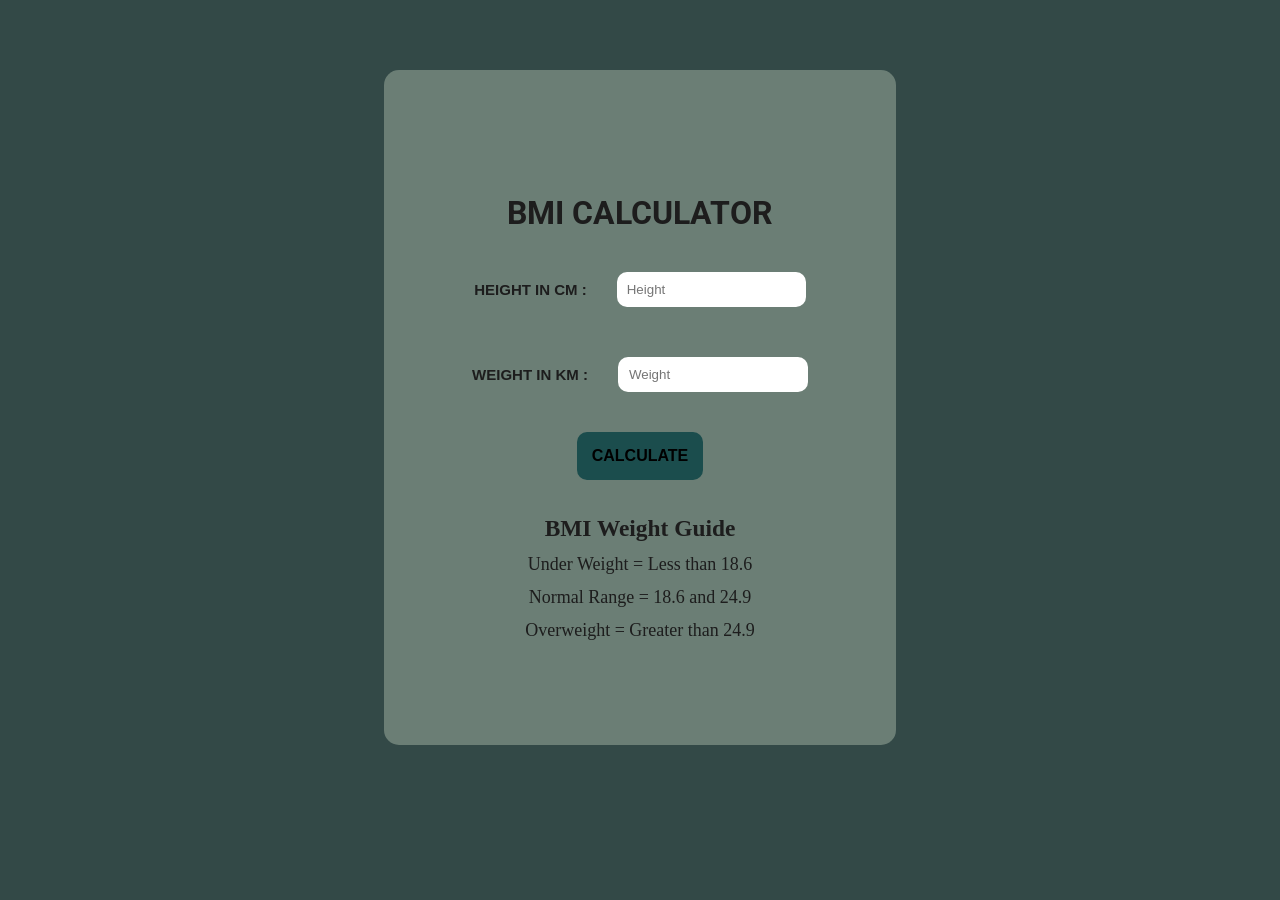
<file: BMI CALCULATOR PROJECT-04/index.html>
<!DOCTYPE html>
<html lang="en">
<head>
    <meta charset="UTF-8">
    <meta name="viewport" content="width=device-width, initial-scale=1.0">
    <title>BMI CALCULATOR</title>
    <link rel="stylesheet" href="style.css">
        <link rel="preconnect" href="https://fonts.googleapis.com">
<link rel="preconnect" href="https://fonts.gstatic.com" crossorigin>
<link href="https://fonts.googleapis.com/css2?family=Quicksand:wght@300..700&family=Roboto:ital,wght@0,100..900;1,100..900&display=swap" rel="stylesheet">
</head>
<body>
     
   
    <div id="container">
         <h1>BMI CALCULATOR</h1>
         
        <form action="">
            <p id="first"><label>Height in cm :</label><input type="text" id="height" placeholder="Height"></p>
            <p id="second"><label>Weight in km :</label><input type="text" id="weight" placeholder="Weight"></p>
            <div class="mid"><button id="Btn">Calculate</button></div>
            <div id="results"></div>
            <div id="guide">
                <h3>BMI Weight Guide</h3>
                <p class="bottom">Under Weight = Less than 18.6</p>
                <p class="bottom">Normal Range = 18.6 and 24.9</p>
                <p class="bottom">Overweight = Greater than 24.9</p>
            </div>
        </form>
    </div>

    <script src="script.js"></script>
</body>
</html>
</file>
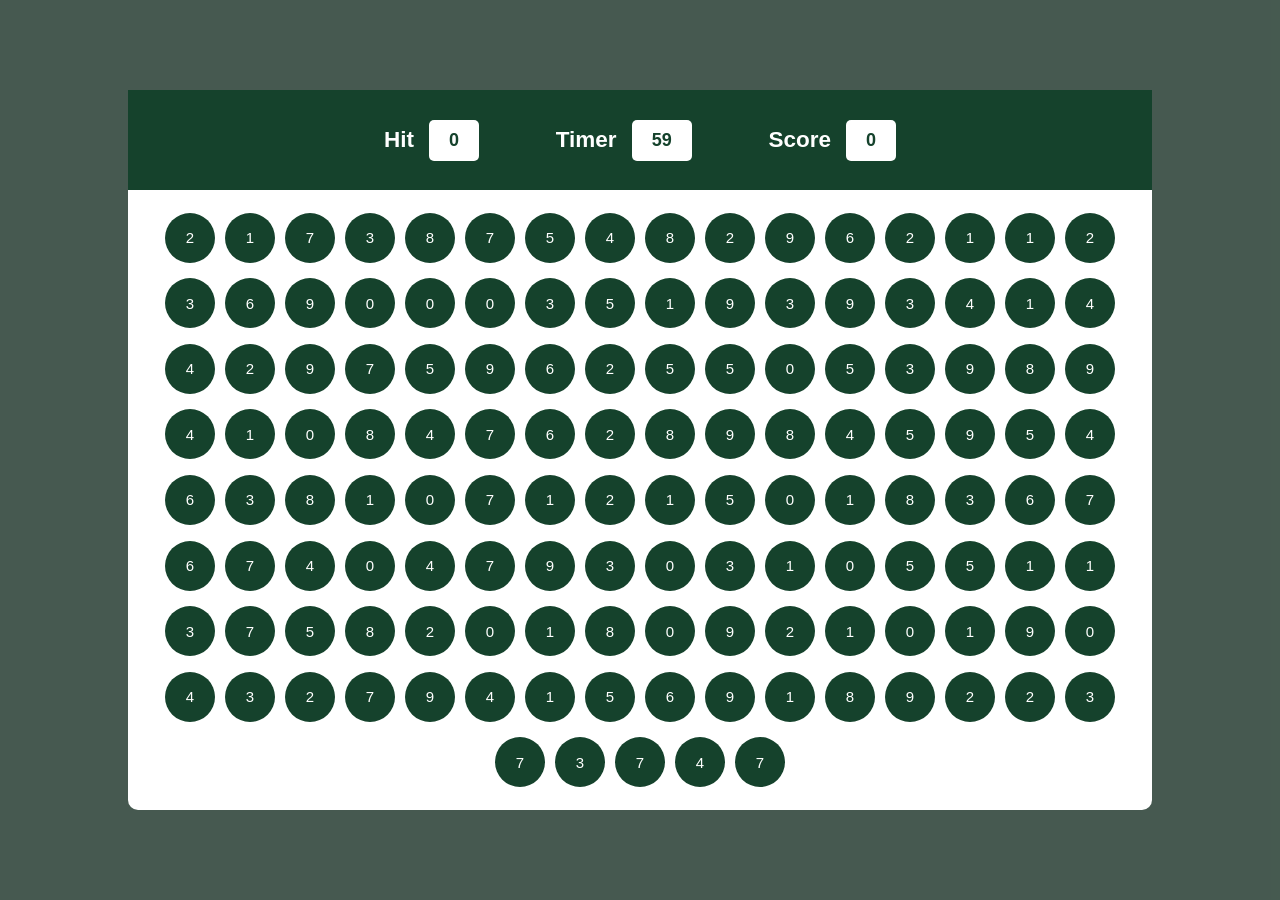
<file: BUBBLE GAME PROJECT-08/index.html>
<!DOCTYPE html>
<html lang="en">
<head>
    <meta charset="UTF-8">
    <meta name="viewport" content="width=device-width, initial-scale=1.0">
    <title>BUBBLE GAME</title>
    <link rel="stylesheet" href="style.css">
</head>
<body>
      <div id="main">
        <div id="panel">

            <div id="top-panel">
                <div class="elem">
                    <h2>Hit</h2>
                    <div class="box" id="hitval">0</div>
                    </div>
                <div class="elem">
                    <h2 >Timer</h2>
                    <div class="box" id="time">60</div>
                    </div>

                <div class="elem">
                    <h2>Score</h2>
                    <div class="box" id="scoreval">0</div>
                    </div>

            </div>
            <div id="bottom-panel">
                
            </div>
        </div>
      </div>

    <script src="script.js"></script>
</body>
</html>
</file>
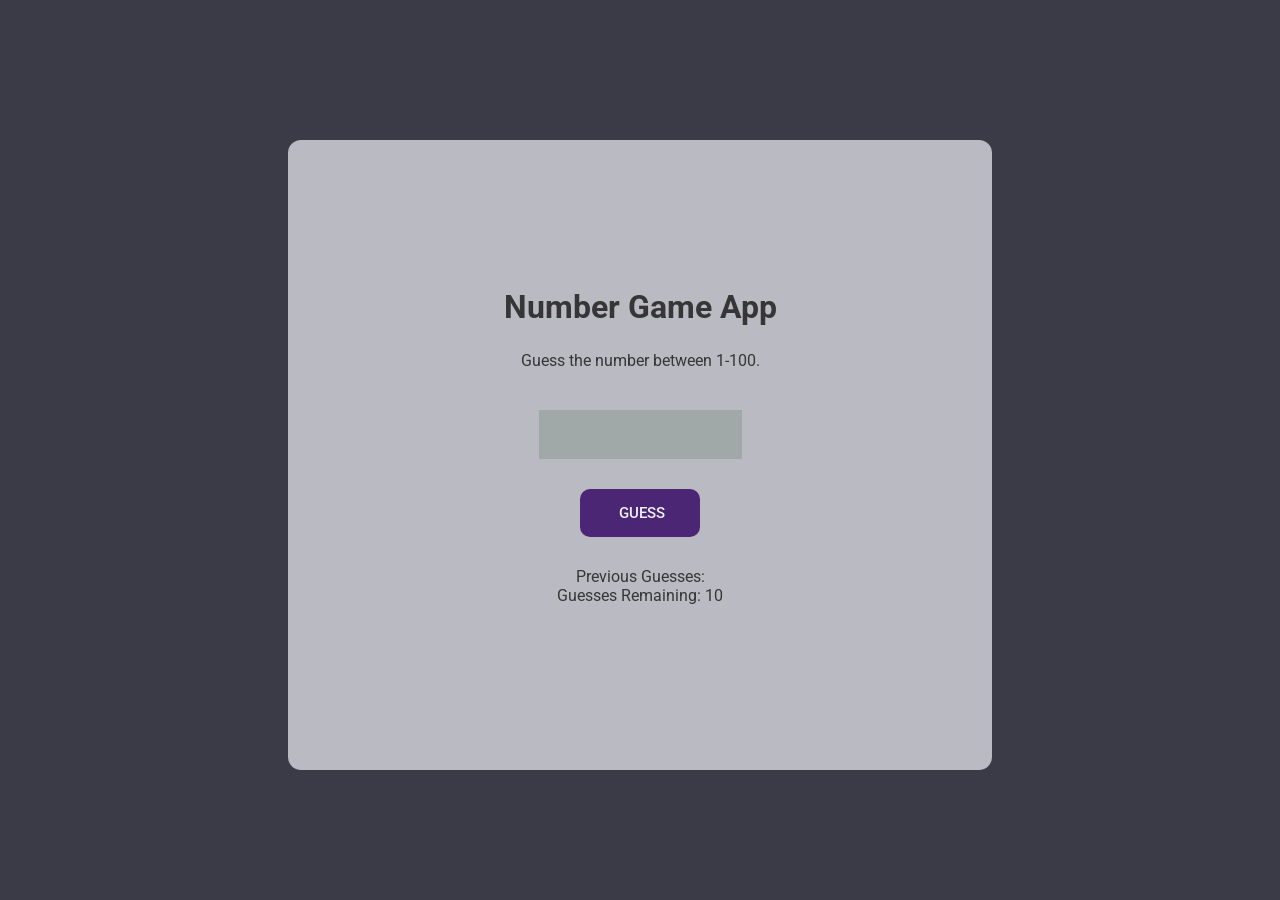
<file: GUESS A NUMBER PROJECT-05/index.html>
<!DOCTYPE html>
<html lang="en">
<head>
    <meta charset="UTF-8">
    <meta name="viewport" content="width=device-width, initial-scale=1.0">
    <title>GUESS A NUMBER</title>
    <link rel="stylesheet" href="style.css">
    <link rel="preconnect" href="https://fonts.googleapis.com">
<link rel="preconnect" href="https://fonts.gstatic.com" crossorigin>
<link href="https://fonts.googleapis.com/css2?family=Quicksand:wght@300..700&family=Roboto:ital,wght@0,100..900;1,100..900&display=swap" rel="stylesheet">
</head>
<body>
    
<div id="wrapper">
    <div class="top">
             <h1>Number Game App</h1>
             <div class="start"></div>
    <p class="para">Guess the number between 1-100.</p>
       <form class="form">
            <input type="text" id="guessField" class="guessField">
            <input type="submit" id="subt" value=" Guess" class="guessSubmit">
        </form>
    </div>
     

        <div class="resultParas">
            <p >Previous Guesses: <span class="guesses"></span></p>
            <p >Guesses Remaining: <span class="lastResult">10</span></p>
            <p class="lowOrHi"></p>
        </div>
    </div>

    <script src="script.js"></script>
</body>
</html>
</file>
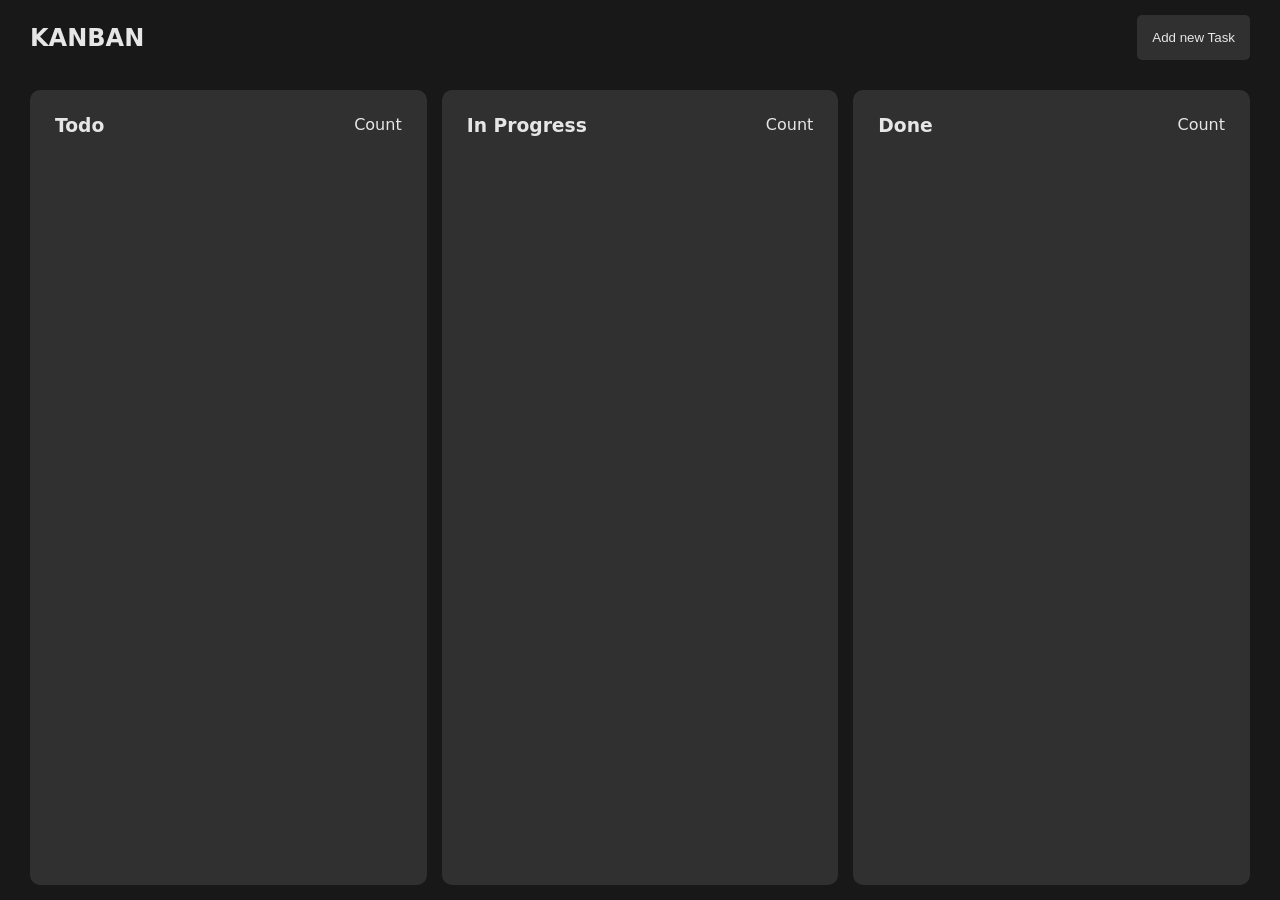
<file: KANBAN BOARD PROJECT-10/index.html>
<!DOCTYPE html>
<html lang="en">
<head>
    <meta charset="UTF-8">
    <meta name="viewport" content="width=device-width, initial-scale=1.0">
    <title>KANBAN BOARD</title>
    <link rel="stylesheet" href="style.css">
</head>
<body>
     <main>
         <nav>
                <h1>KANBAN</h1>
                <button id="toggle-modal" >Add new Task</button>
         </nav>
         <section>
                <div class="centre">
                    <div id="todo" class="task-column">
                        <div class="heading"> <h3>Todo</h3>
                        <p id="count" >Count</p></div>
                       
                       
                    </div>
                    <div id="progress" class="task-column">
                      <div class="heading">  <h3>In Progress</h3>
                        <p id="count">Count</p></div>
                    </div>
                    <div id="done" class="task-column">
                        <div class="heading">   <h3>Done</h3>
                        <p id="count">Count</p></div>
                     
                    </div>
                </div>
    
         </section>
     </main>
     <div class="modal">
        <div class="bg"></div>
        <div class="mid">
            <input id="title" type="text" placeholder="Enter Task">
            <textarea id="desc" placeholder="Enter Description"></textarea>
            <button id="add-task-btn" class="add-new-task">Add Task</button>
        </div>
     </div>

</body>
<script src="script.js"></script>
</html>
</file>
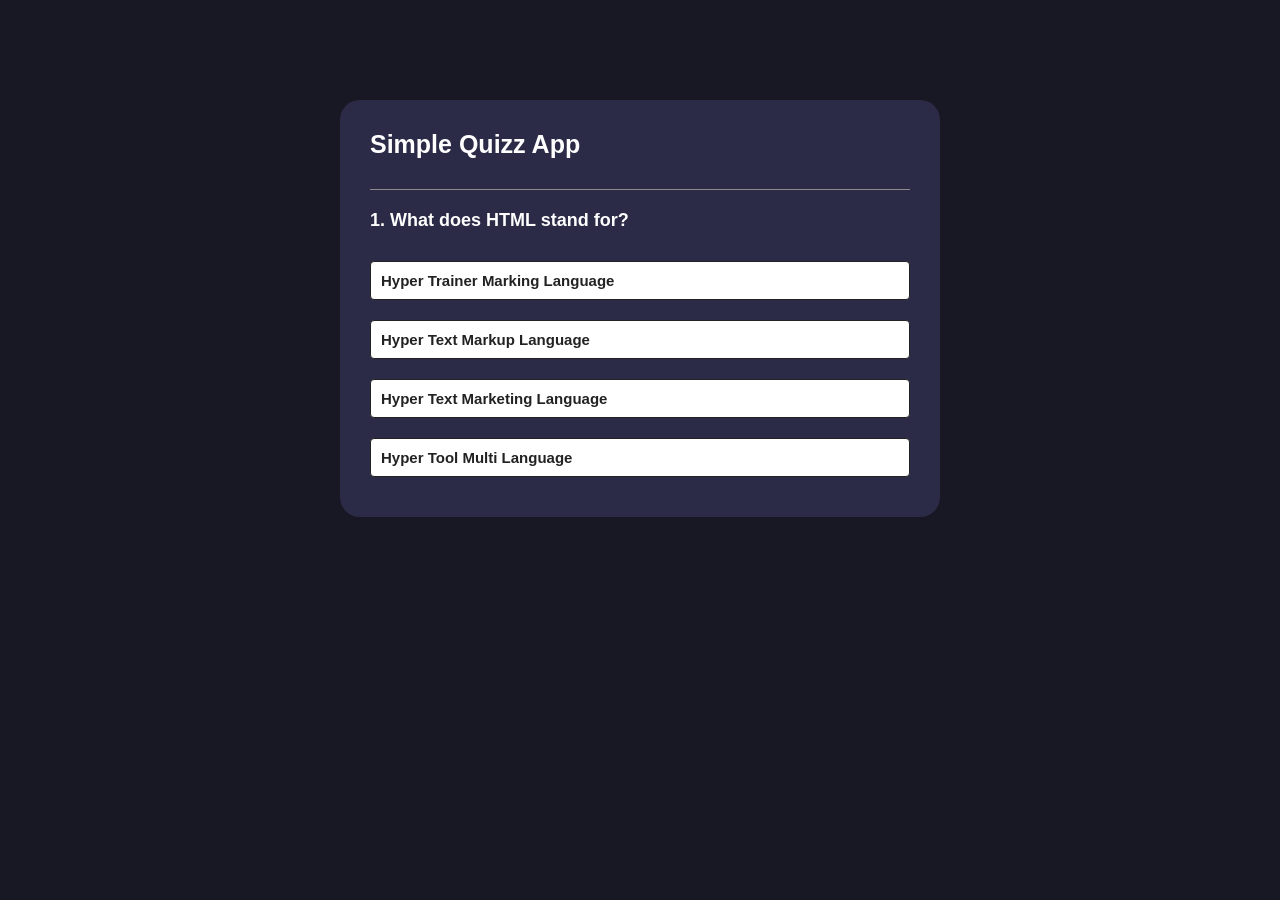
<file: QUIZ APP PROJECT-06/index.html>
<!DOCTYPE html>
<html lang="en">
<head>
    <meta charset="UTF-8">
    <meta name="viewport" content="width=device-width, initial-scale=1.0">
    <title>Document</title>
    <link rel="stylesheet" href="style.css">
</head>
<body>
     <div class="app">
        <h1>Simple Quizz App</h1>
        <div class="quiz">
            <h2 id="questions">Question goes here</h2>
        </div>
        <div id="answers">
            <button class="btn">Answer 1</button>
            <button class="btn">Answer 2</button>
            <button class="btn">Answer 3</button>
            <button class="btn">Answer 4</button>
        </div>
        <button id="new-btn">Next</button>
     </div>

     <script src="script.js"></script>
</body>
</html>
</file>
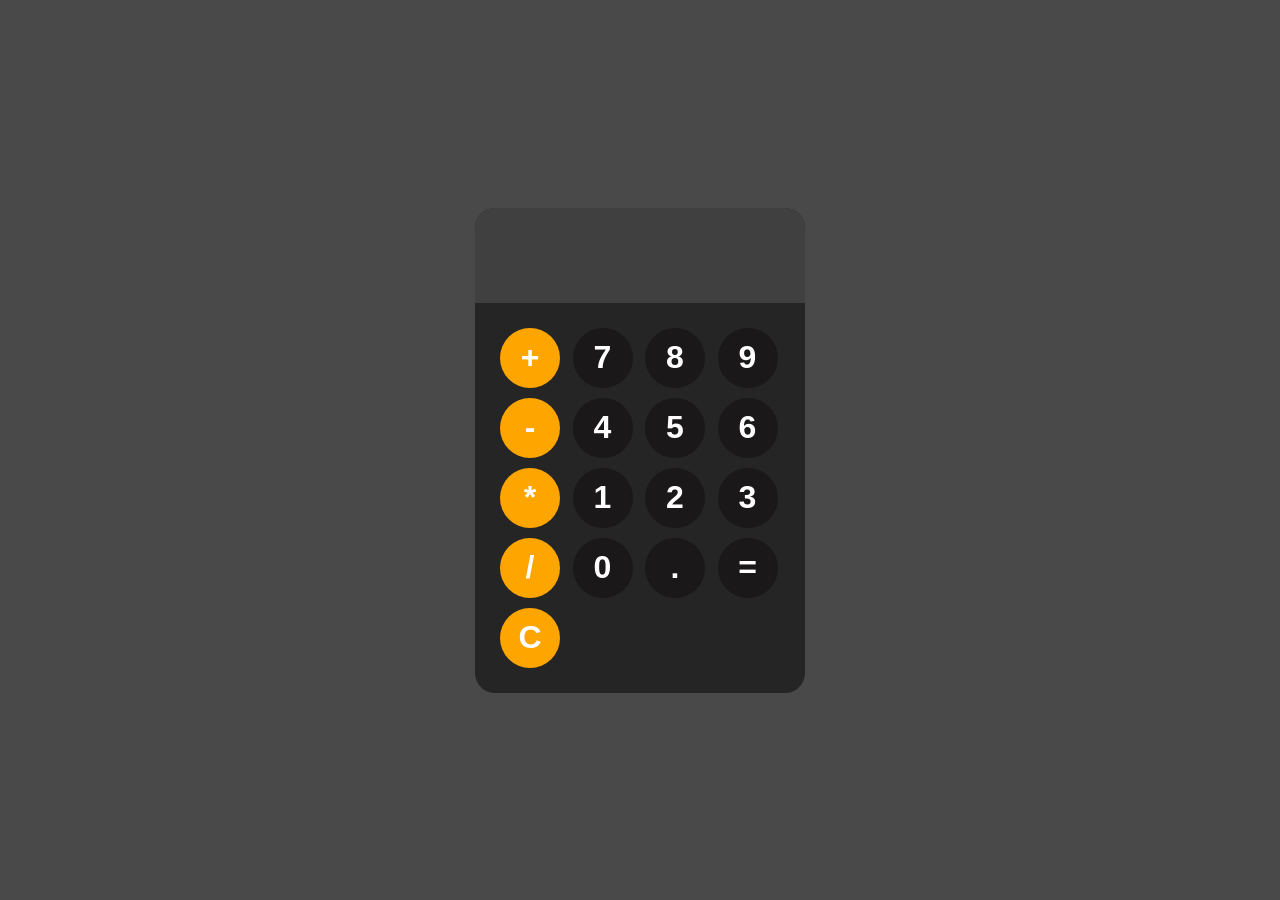
<file: SIMPLE CALCULATOR PROJECT-06/index.html>
<!DOCTYPE html>
<html lang="en">
<head>
    <meta charset="UTF-8">
    <meta name="viewport" content="width=device-width, initial-scale=1.0">
    <title>CALCULATOR</title>
    <link rel="stylesheet" href="style.css">
</head>
<body>
    
     <div id="calculator">
      <input type="text" id="display" readonly >
      <div id="keys">
         <button class="operator-btn">+</button>
            <button>7</button>
            <button>8</button>
            <button>9</button>
            <button class="operator-btn">-</button>
            <button>4</button>
            <button>5</button>
            <button>6</button>
            <button class="operator-btn">*</button>
            <button>1</button>
            <button>2</button>
            <button>3</button>
            <button class="operator-btn">/</button>
            <button>0</button>
            <button>.</button>
            <button>=</button>
            <button class="operator-btn">C</button>
      </div>
     </div>

    <script src="script.js"></script>
</body>
</html>
</file>
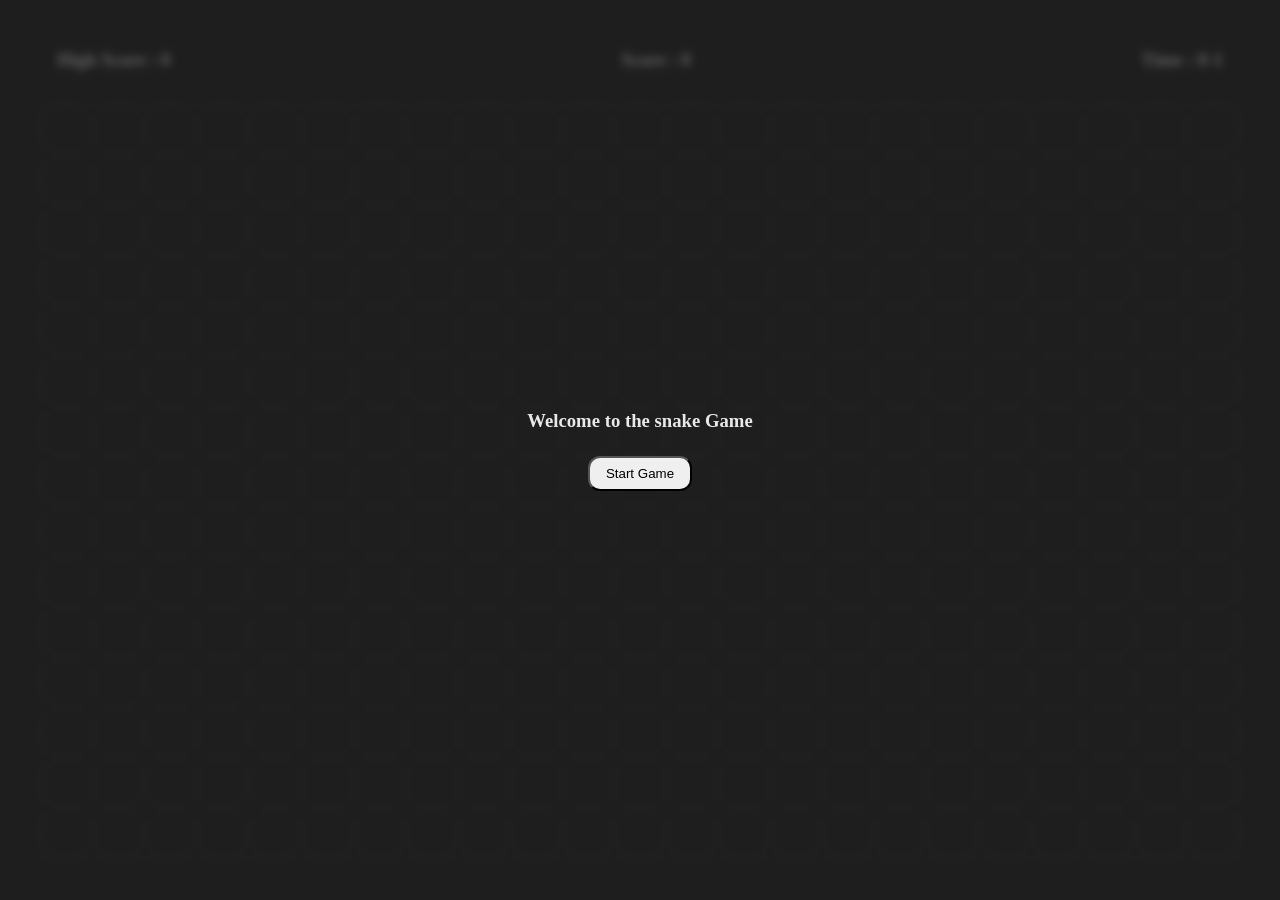
<file: SNAKE GAME PROJECT-09/index.html>
<!DOCTYPE html>
<html lang="en">
<head>
    <meta charset="UTF-8">
    <meta name="viewport" content="width=device-width, initial-scale=1.0">
    <title>Snake Game</title>
    <link rel="stylesheet" href="style.css">
</head>
<body>
    <main>
        <section>
            <div class="infos">
                <div class="info">
                    <h3>High Score : <span class="high-score">0</span></h3>
                </div>
                <div class="info">
                    <h3>Score : <span class="score">0</span></h3>
                </div>
                <div class="info">
                    <h3>Time : <span class="time">0</span></h3>
                </div>
            </div>
            <div class="board">
           
            </div>
        </section>
        <div class="modal">
            <div class="start-game">
                <h3>Welcome to the snake Game</h3>
                <button class="btn start-btn">Start Game</button>
            </div>
             <div class="end-game">
                <h3>Game Over</h3>
                <button class="btn restart-btn">Restart Game</button>
            </div>
        </div>
       
    </main>



    <script src="script.js"></script>
</body>
</html>
</file>
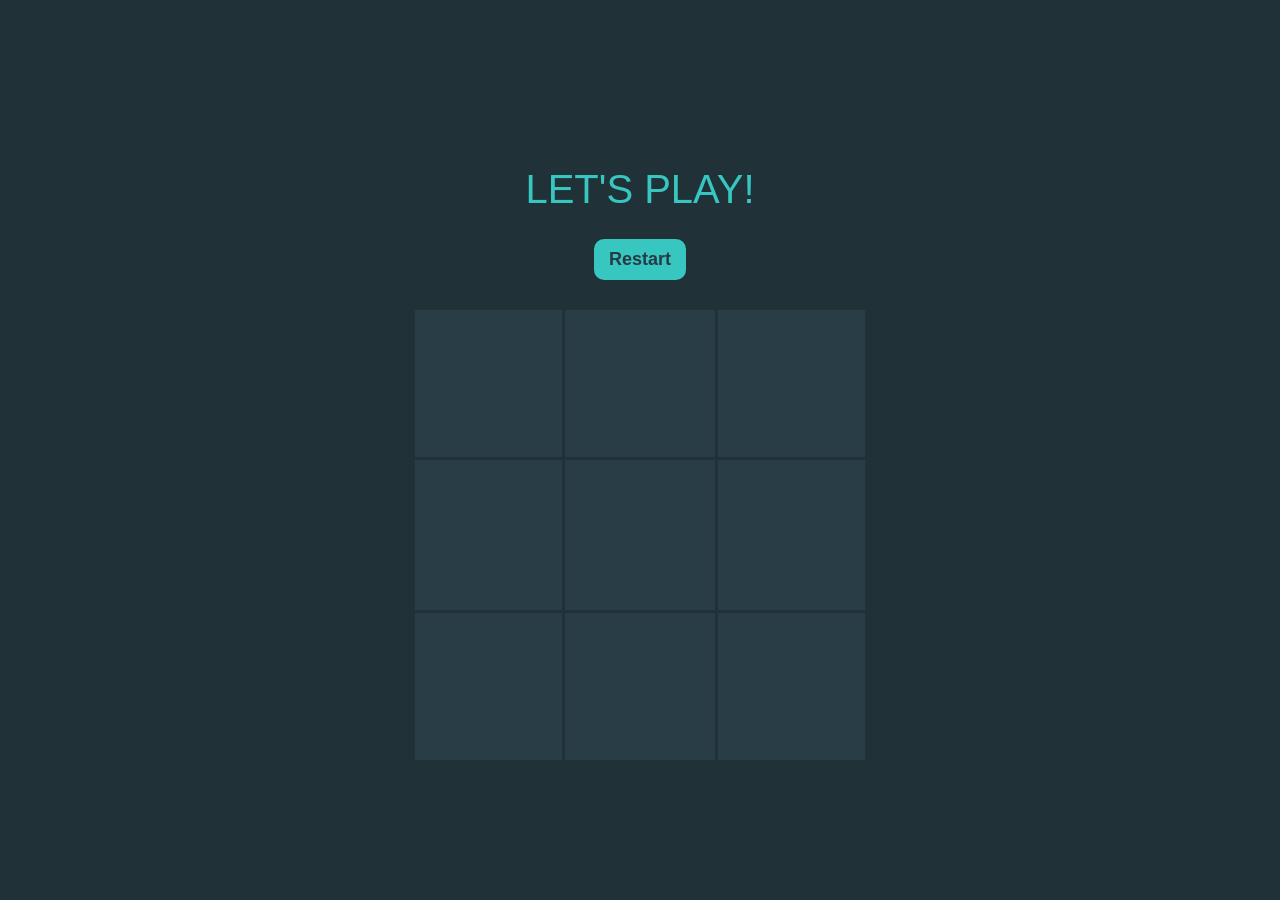
<file: TIC-TAC TOE PROJECT-01/index.html>
<!DOCTYPE html>
<html lang="en">
<head>
    <meta charset="UTF-8">
    <meta name="viewport" content="width=device-width, initial-scale=1.0">
    <title>TIC-TAC-TOE</title>
    <link rel="stylesheet" href="style.css">
</head>
<body>
     <div class="container">
        <h1 id="playtext">Let's Play!</h1>
        <button id="restartBtn">Restart</button>
        <div class="drawboard">
            <div class="box" id="0"></div>
            <div class="box" id="1"></div>
            <div class="box" id="2"></div>
            <div class="box" id="3"></div>
            <div class="box" id="4"></div>
            <div class="box" id="5"></div>
            <div class="box" id="6"></div>
            <div class="box" id="7"></div>
            <div class="box" id="8"></div>
        </div>

     </div>


    <script src="script.js"></script>
</body>
</html>
</file>
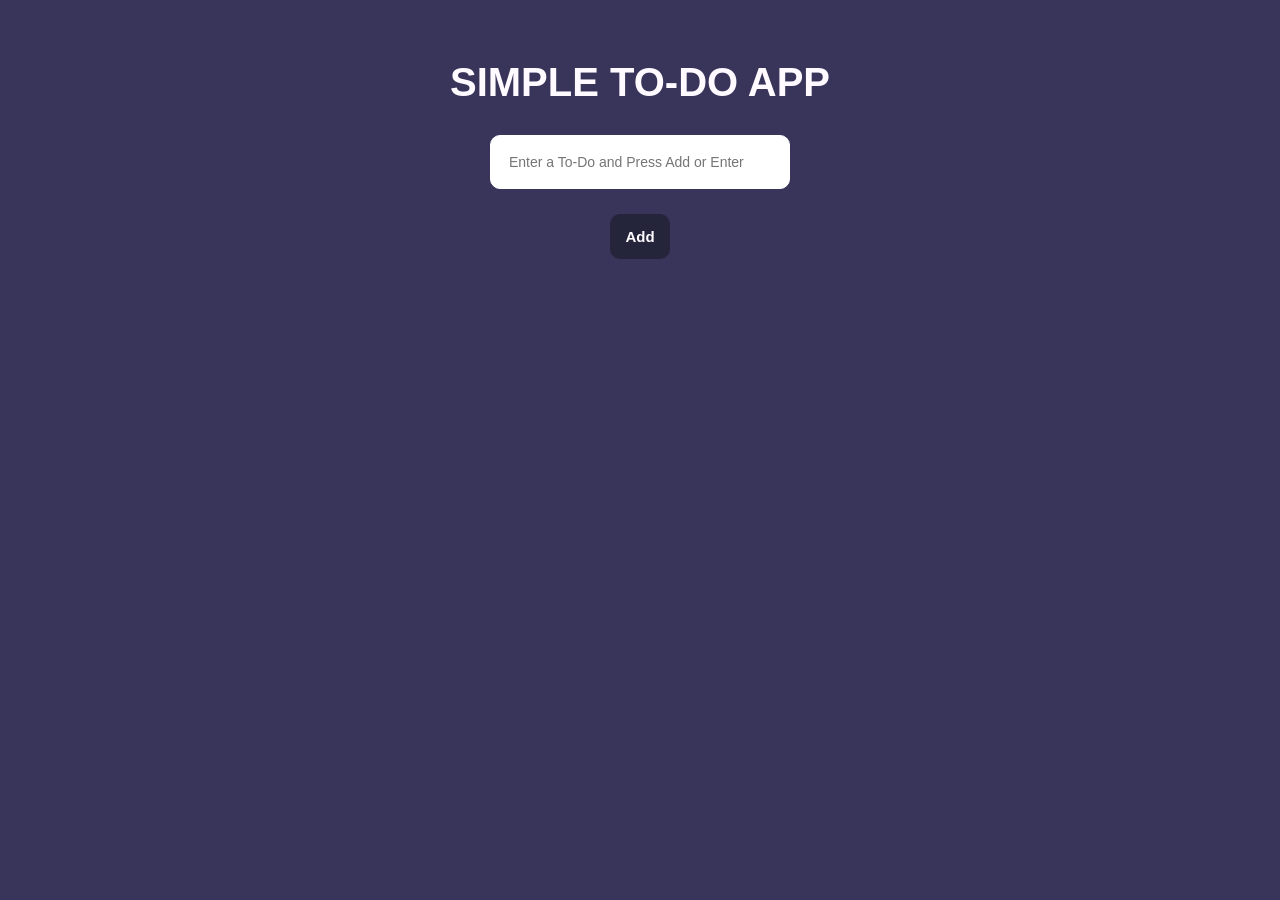
<file: TO-DO APP PROJECT-03/index.html>
<!DOCTYPE html>
<html lang="en">
<head>
    <meta charset="UTF-8">
    <meta name="viewport" content="width=device-width, initial-scale=1.0">
    <title>TO-D--APP</title>
    <link rel="stylesheet" href="style.css">
</head>
<body>

     <div class="top"><h1>Simple TO-DO APP</h1></div>
     <div class="container"> <input type="text" id="input-todo"  type="text" placeholder="Enter a To-Do and Press Add or Enter"  >
    <button id="add-Btn" >Add</button></div>
        
  <div class="lists"> <ul id="todo-list"></ul></div>
    

    

    <script src="script.js"></script>
</body>
</html>
</file>
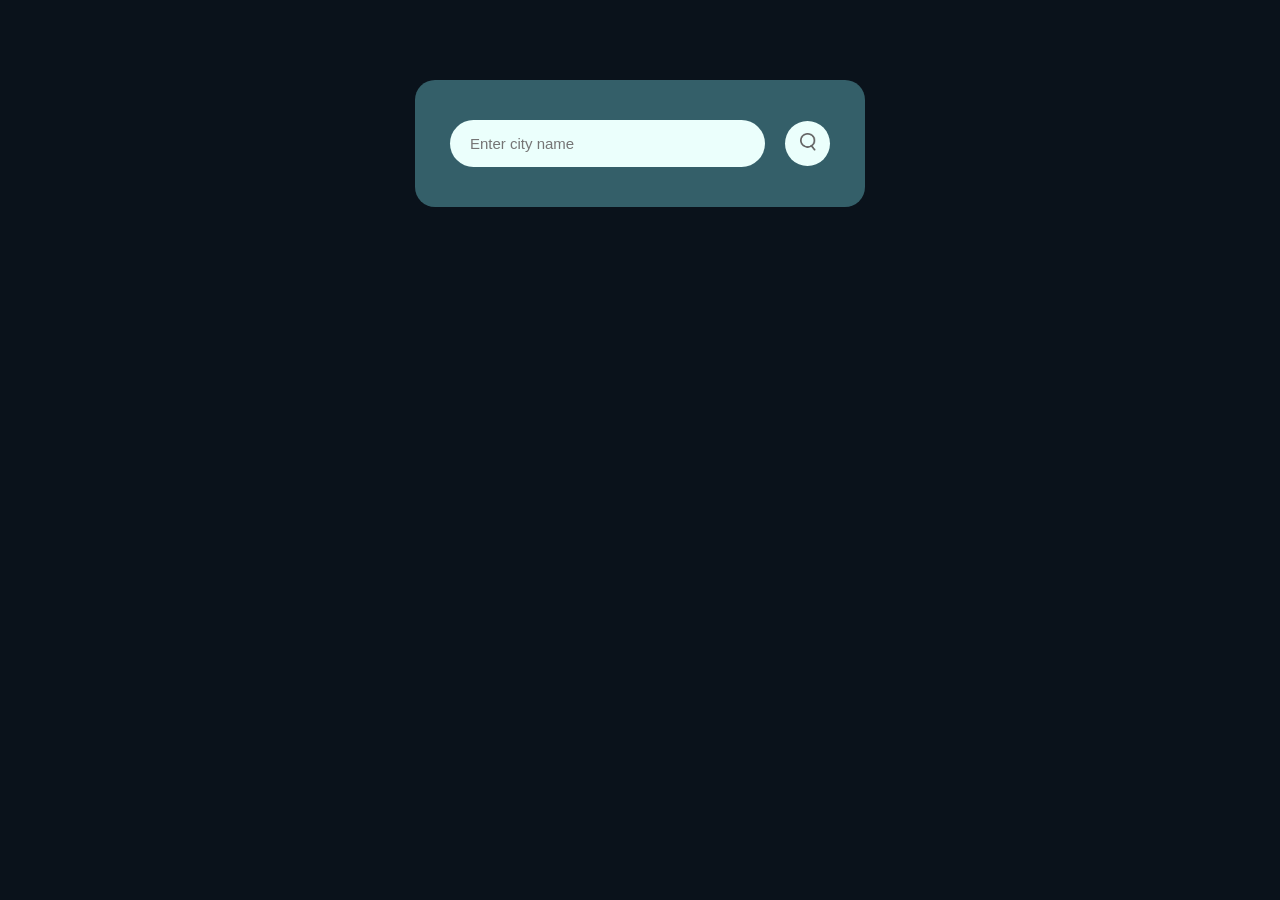
<file: WEATHER APP PROJECT-07/index.html>
<!DOCTYPE html>
<html lang="en">
<head>
    <meta charset="UTF-8">
    <meta name="viewport" content="width=device-width, initial-scale=1.0">
    <title>WEATHER APP</title>
    <link rel="stylesheet" href="style.css">
</head>
<body>
      <div class="card">
        <div class="search">
            <input type="text" placeholder="Enter city name" spellcheck="false" id="inp">
            <button id="Btn"> <img src="images/search.png" alt=""></button>
        </div>
        <div class="error">
            <p>Invalid City Name</p>
        </div>
        <div class="weather">
            <img src="images/rain.png" class="weather-icon">
            <h1 class="temp">22°C</h1>
            <h2 class="city">New York</h2>
            <div class="details">
                <div class="col">
                    <img src="images/humidity.png" alt="">
                    <div>
                        <p class="humidity">50%</p>
                        <p>humidity</p>
                    </div>
                </div>
                <div class="col">
                    <img src="images/wind.png" alt="">
                    <div>
                        <p class="wind">15 km/h</p>
                        <p>wind speed</p>
                    </div>
                </div>
            </div>
        </div>
      </div>

    <script src="script.js"></script>
</body>
</html>
</file>
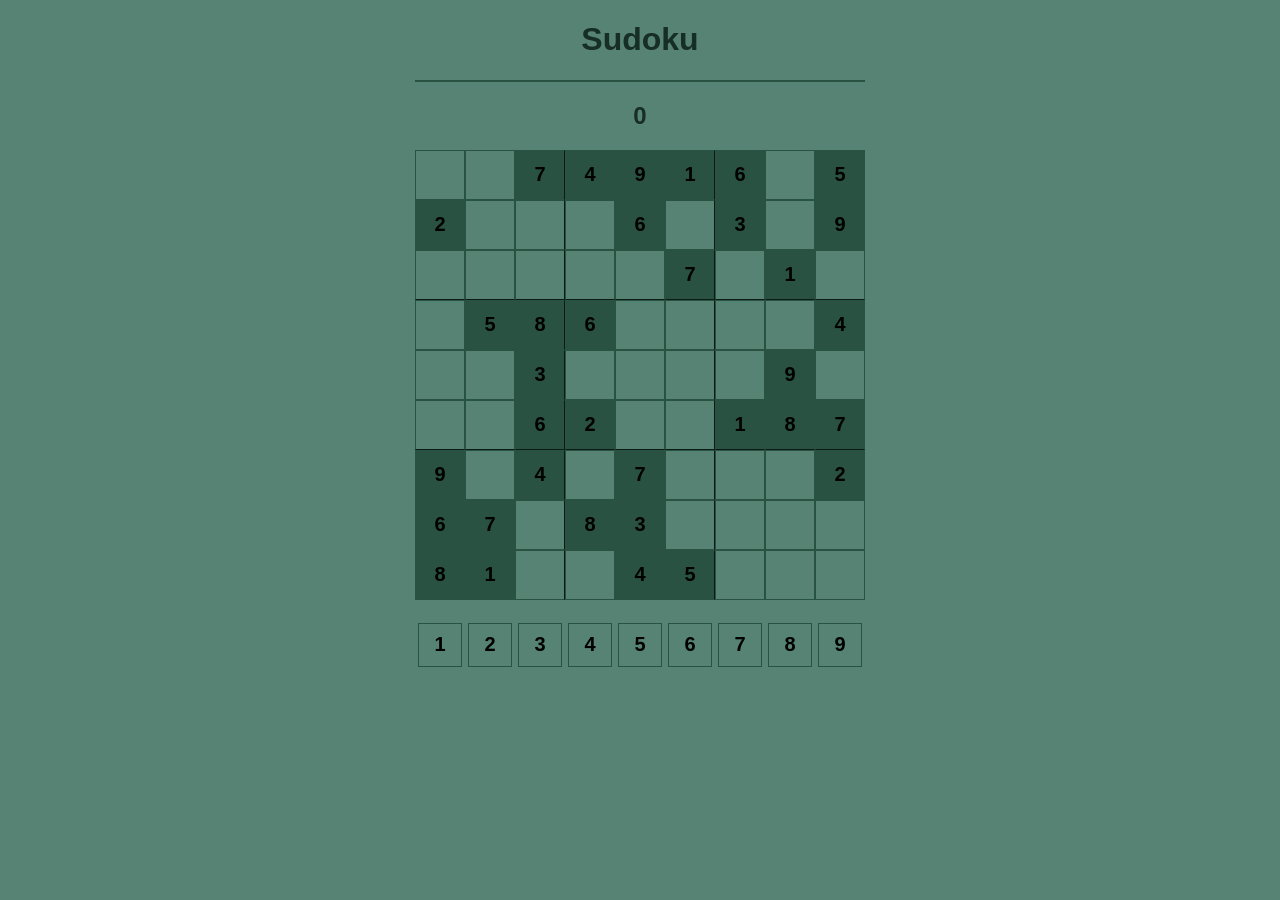
<file: SUDOKU PROJECT-02/sudoku.html>
<!DOCTYPE html>
<html lang="en">
<head>
    <meta charset="UTF-8">
    <meta name="viewport" content="width=device-width, initial-scale=1.0">
    <title>Sudoku Game</title>
    <link rel="stylesheet" href="sudoku.css">
</head>
<body>
    <h1 class="game">Sudoku</h1>
    <hr>
        <h2 id="errors">0</h2>
    </div>
    <div id="board"></div>
    <div id="digits"></div>


    <script src="sudoku.js"></script>
</body>
</html>
</file>
<file: BMI CALCULATOR PROJECT-04/style.css>
*{
    margin: 0;
    padding: 0;
    box-sizing: border-box;
}

body{
    background-color: rgb(51, 73, 71);
}

h1{
    display: flex;
    justify-content: center;
    align-items: center;
    margin-top: 20px;
      font-family: "Roboto", sans-serif;
      color: rgb(29, 29, 29);
}

#container{
 /* height: 70vh; */
 /* width: 80vw; */
    display: flex;
     flex-direction: column;
    justify-content: center;
    align-items: center;
    margin: auto;
    width: 40vw;
    height: 75vh;
    border-radius: 15px;
    margin-top: 70px;
    background-color: rgb(107, 126, 117);
    
}

form{
    margin-top: 40px;
}
#first{

    display: flex;
    justify-content: center;
    align-items: center;
    font-size: 15px;
   font-family: sans-serif;
    font-weight: 600;
    text-transform: uppercase;
    color: rgb(29, 29, 29);
}
#height{
padding: 10px;
border-radius: 10px;
border: none;
}
#second{
    margin-top: 50px;
    display: flex;
    justify-content: center;
    align-items: center;
    font-size: 15px;
   font-family: sans-serif;
    font-weight: 600;
    text-transform: uppercase;
color: rgb(29, 29, 29);
}
#weight{
   
padding: 10px;
padding-left: 11px;

border-radius: 10px;
border: none;
}
.mid{
    display: flex;
    justify-content: center;
    align-items: center;
    margin-top: 30px;
    
}

#Btn{
    padding: 15px;
    border-radius: 10px;
    font-size: 16px;
    text-transform: uppercase;
    margin-top: 10px;
    font-weight: 700;
    font-family: sans-serif;
    border: none;
    background-color: rgb(27, 77, 77);
}


input:hover{
    cursor: pointer;
    transform: translateX(-1px);
}
input{
    margin-left: 30px;
}

#results{
    margin-top: 35px;
    display: flex;
    align-items: center;
    justify-content: center;
    font-size: 20px;
    font-family: sans-serif;
    font-weight: 500;

}
#guide{
    /* margin-top: 10px; */
    display: flex;
    flex-direction: column;
    justify-content: center;
    align-items: center;
        font-size: 20px;
        color: rgb(29, 29, 29);
}

.bottom{
    margin-top: 12px;
     font-size: 18px;
}

button:hover{
    cursor: pointer;
    transform: translateY(-1px);
}
</file>
<file: BUBBLE GAME PROJECT-08/style.css>
*{
    margin: 0;
    padding: 0;
    box-sizing: border-box;
    font-family: 'Gill Sans', 'Gill Sans MT', Calibri, 'Trebuchet MS', sans-serif;
}

html,body{
    height: 100%;
    width: 100%;
}

#main{
    display: flex;
    align-items: center;
    justify-content: center;
    height: 100%;
    width: 100%;
    background-color:rgba(36, 59, 48, 0.842);
}

#panel{
    height: 80%;

    width: 80%;
    border-radius: 10px;
     background-color: #fff;
}

#top-panel{

   display: flex;
   padding: 0 25%;
   align-items: center;
   justify-content: space-between;
    width: 100%;
    height: 100px;
    background-color: rgb(21, 66, 44);
}

.box{
    background-color: #fff;
    padding: 10px 20px;
    color: rgb(21, 66, 44);
    font-size: 18px;
    font-weight: 700;
    border-radius: 5px;
    text-align: center;
}

.elem{
    display: flex;
    gap: 15px;
    color: #fff;
    font-size: 15px;
    font-weight: 500;
    align-items: center;
    justify-content: center;
}

#bottom-panel{
    display: flex;
    padding: 20px;
    width: 100%;
    gap: 10px;
    align-items: center;
    justify-content: center;
    flex-wrap: wrap;
    height: calc(100% - 100px);
    /* background-color: black; */
}

.bubble{
    height: 50px;
    width: 50px;
    display: flex;
    justify-content: center;
    align-items: center;
    border-radius: 50%;
    color: #fff;
    font-size: 15px;
    font-weight: 500;

    background-color: rgb(21, 66, 44);
}

.bubble:hover{
    cursor: pointer;
      background-color: rgb(8, 39, 24)
}
</file>
<file: GUESS A NUMBER PROJECT-05/style.css>
* {
  margin: 0;
  padding: 0;
  box-sizing: border-box;
}
body {
  background-color: #3a3b47;
}

#wrapper {
  background-color: #babac2;
  height: 70vh;
  width: 55vw;
  display: flex;
  flex-direction: column;
  justify-content: center;
  align-items: center;
  margin: auto;
  margin-top: 140px;
  border-radius: 13px;
}

.top {
  margin-bottom: 10px;
  text-align: center;
  font-family: "Roboto", sans-serif;
  color: rgb(54, 54, 54);
}
.para {
  margin-top: 25px;
}
form {
  display: flex;
  flex-direction: column;
  justify-content: center;
  align-items: center;
  margin-top: 20px;
}

#guessField {
  margin-top: 20px;
  padding: 17px;
  border: none;

  background-color: rgb(160, 168, 168);
}
#subt {
  border-radius: 10px;
  padding: 15px;
  width: 120px;
  font-family: "Roboto", sans-serif;
  font-size: 15px;
  font-weight: 500;
  color: #f1f1f9;
  text-transform: uppercase;
  text-align: center;
  margin-top: 30px;
  background-color: #4b2674;
  border: none;
}

#subt:hover{
    cursor: pointer;
    transform: translateY(1px);
}

.resultParas {
  display: flex;
  flex-direction: column;
  margin-top: 20px;
  justify-content: center;
  font-family: "Roboto", sans-serif;
  align-items: center;
  color: rgb(54, 54, 54);
}

.button{
    display: flex;
   margin-left: 640px;
   padding: 15px;
   border-radius: 10px;
   border: none;
     text-align: center;
  font-family: "Roboto", sans-serif;
    font-size: 10px;
    text-transform: uppercase;
  color: #f1f1f9;
  font-weight: 400;
    background-color: #4b2674;
}

.button:hover{
    cursor: pointer;
    transform: translateY(-1px);
}


.guesses{
    background-color: rgb(143, 143, 143);
}

.lowOrHi{
    margin-top: 18px;
    text-align: center;
}
</file>
<file: KANBAN BOARD PROJECT-10/style.css>
*{
    margin: 0;
    padding: 0;
    box-sizing: border-box;
}

html,body{
    height: 100%;
    width: 100%;
}

html{
    font-family: system-ui, -apple-system, BlinkMacSystemFont, 'Segoe UI', Roboto, Oxygen, Ubuntu, Cantarell, 'Open Sans', 'Helvetica Neue', sans-serif;
}

:root{

     /* Backgroung colors */
     --bg-color : rgb(24, 24, 24);
     --bg-button-color: rgb(48, 48, 48);
     --text-primary-color: rgb(230, 230, 230);
     --bg-task-color: rgb(99, 99, 99);
     --bg-textbox-color:rgb(41, 41, 41);
     --bg-modal-color:rgba(51, 51, 51, 0.671);
     --bg-deleteBtn-color: rgba(146, 21, 21, 0.877);


     /* SPACING VARIABLES */

     --nav-padding: 15px 30px;
     --section-padding: 15px 30px;

     /* Padding variables */

     --padding-sm: 5px;
     --padding-m: 10px;
     --padding-l: 15px;
     --padding-xl: 20px;
     --padding-2xl: 25px;
     --padding-3xl: 30px;

     /* Border radius */

     --border-radius-sm: 5px;
     --border-radius-m: 10px;
     --border-radius-l: 15px;
     --border-radius-xl: 20px;
     --border-radius-2xl: 25px;
     --border-radius-3xl: 30px;
}

body{
   
    background-color: var(--bg-color);
    color: var(--text-primary-color);

}

main{
    height: 100%;
    width: 100%;
    display: flex;
    flex-direction: column;
}

nav{
    width: 100%;
     display: flex;
     align-items: center;
     justify-content: space-between;
     padding: var(--nav-padding);
     position: sticky;
     top: 0;
     background-color: var(--bg-color);
}

nav button{
        border: none;
        outline: none;
      padding: var(--padding-l) var(--padding-l);
      color: var(--text-primary-color);
      background-color: var(--bg-button-color);
      border-radius: var(--border-radius-sm);
      cursor: pointer;
}

section{
    flex-grow: 1;
    padding: var(--section-padding);
}
section .centre{
     width: 100%;
    height: 100%;
      display: flex;
      justify-content: space-between;
      gap: var(--padding-l);
}
section .centre .task-column{
     flex-grow: 1;
     background-color: var(--bg-button-color);
     padding: var(--padding-l);
    display: flex;
    flex-direction: column;
    border-radius: var(--border-radius-m);
    gap: var(--padding-l);
   transition: all 0.7s cubic-bezier(0.19, 1, 0.22, 1);
   width: 100%;
}

.task-column.hover-over{
 
      border: 2px dashed white;;
        scale: 1.05;
}
.task-column .heading{
    display: flex;
    justify-content: space-between;
    padding: var(--padding-m);
}

.task-column .task{

    background-color: var(--bg-task-color);
    padding: var(--padding-xl);
    border-radius: var(--border-radius-sm);
    display: flex;
    flex-direction: column;
    cursor: grab;
    
}
.task-column .task button{

    align-self: flex-end;
    border-radius: var(--border-radius-sm);
    padding: var(--padding-sm);
    color: var(--text-primary-color);
    border: none;
    outline: none;
    cursor: pointer;
    background-color: var(--bg-deleteBtn-color);
}


.modal{
  
    position: fixed;
    top: 0;
    left: 0;
    display: none;
    align-items: center;
    justify-content: center;
    width: 100vw;
    height: 100vh;
    


}
.modal .mid{

    display: flex;
    flex-direction: column;
    gap: var(--padding-l);
      padding: var(--padding-3xl);
    color: var(--text-primary-color);
    background-color: var(--bg-color);
    border-radius: var(--border-radius-sm);
    z-index: 10;
}
.modal .mid input,.modal .mid textarea{
             
    border: none;
    outline: none;
    border-radius: var(--border-radius-sm);
    padding: var(--padding-m);
    background-color: var(--bg-textbox-color);
    color: var(--text-primary-color);
}


.modal .mid button{

    border: none;
    outline: none;
    background-color: var(--bg-button-color);
    border-radius: var(--border-radius-sm);
    padding: var(--padding-m);
    color: var(--text-primary-color);
    align-self: center;
    cursor: pointer;
}

.modal.active{
    display: flex;
}

.bg{
    width: 100%;
    
    height: 100%;
    position: absolute;


        background-color: var(--bg-modal-color);
    backdrop-filter: blur(5px);
}
</file>
<file: QUIZ APP PROJECT-06/style.css>
*{
    margin: 0;
    padding: 0;
    box-sizing: border-box;
    font-family: sans-serif;
}

body{
    background-color: #181824;
}

.app{
    background-color: #2c2b47;
    padding: 30px;
    border-radius: 20px;
    margin: 100px auto 0;
    width: 90%;
    max-width: 600px;
}

.app h1{
    font-size: 25px;
    font-weight: 600;
    color: #fefefe;
    border-bottom: 1px solid rgb(139, 139, 139);
    padding-bottom: 30px;
}

.quiz{
    padding: 20px 0;
}

.quiz h2{
    font-size: 18px;
    font-weight: 600;
    color: #fefefe;
}

.btn{
    background: #fff;
    color: #222;
    font-size: 15px;
    font-weight: 600;
    padding: 10px;
    margin: 10px 0;
    border-radius: 4px;
    border: 1px solid #222;
    width: 100%;
    cursor: pointer;
    text-align: left;
    transition: all 0.3s;
}

.btn:hover:not([disabled]){
    background-color: #222;
    color: #fff;
}

.btn:disabled{
  cursor: no-drop;
}

#new-btn{
    background: #001e4d;
    color: #fff;
    margin: 20px auto 0;
    width: 150px;
    padding: 10px;
    border-radius: 4px ;
    cursor: pointer;
    border: none;
    font-weight: 500;
    display: none;
}

.correct{
 background-color: #299c5b;
}

.incorrect{
   background-color: #d63131;
}
</file>
<file: SIMPLE CALCULATOR PROJECT-06/style.css>
body{
    margin: 0;
    padding: 0;
    display: flex;
    align-items: center;
    justify-content: center;
    height: 100vh;
    background-color: rgb(73, 73, 73);
}
#calculator{
    font-family: Arial, sans-serif;
    background-color: rgb(37, 37, 37);
    border-radius: 20px;
    max-width: 330px;
    overflow: hidden;
}

#display{
    width: 100%;
    padding: 20px;
    border: none;
    font-size: 3rem;
    color: white;
    text-align: left;
      background-color: rgb(65, 64, 64);
}
#keys{
    display: grid;
    grid-template-columns: repeat(4,1fr);
    padding: 25px;
    gap: 10px;
}
button{
    height: 60px;
    width: 60px;
    border-radius: 50px;
    display: flex;
    align-items: center;
    justify-content: center;
    border: none;
    color: white;
    font-size: 2rem;
    cursor: pointer;
    font-weight: bold;
    background-color: rgb(26, 24, 24);
}

button:hover{
    background-color:  rgb(41, 41, 41);
}
button:active{
    background-color:  rgb(83, 83, 83);
}

.operator-btn{
    background-color: orange;
}

.operator-btn:hover{
    background-color: rgb(255, 186, 57);
}
.operator-btn:active{
    background-color: rgb(255, 182, 46);
}
</file>
<file: SNAKE GAME PROJECT-09/style.css>
*{
    padding: 0;
    margin: 0;
    box-sizing: border-box;
}

html,body{
    width: 100%;
    height: 100%;
}


:root{
        /* Background colors */
    --bg-primary-color : rgb(22, 22, 22);
    --bg-fill-color : rgb(226, 226, 226);
    --bg-modal-color: rgba(34, 34, 34, 0.678);

      /* Text colors */

      --text-primary-color : rgb(233, 233, 233);

      /* --spacing variables */

      --space-pd-xs: 4px;
      --space-pd-sm: 8px;
      --space-pd-md: 16px;
      --space-pd-lg: 24px;
      --space-pd-xl: 32px;
      --space-pd-2xl: 40px;
      --space-pd-3xl: 48px;

      /* border color */

      --border-primary-color : rgb(49, 49, 49);

      /* Border radius  */

      --border-radius-xs : 4px;
      --border-radius-sm : 8px;
      --border-radius-md : 12px;
      --border-radius-lg : 16px;
      --border-radius-xl : 20px;
      --border-radius-2xl : 24px;
      --border-radius-3xl : 28px;

      

}

html{
    background-color: var(--bg-primary-color);
    color: var(--text-primary-color);
}

main,section {
    height: 100%;
    width: 100%;
}

section{
   padding: var(--space-pd-2xl);
   display: flex;
   flex-direction: column;
   gap: var(--space-pd-lg);
}

section .infos{

    width: 100%;
    display: flex;
    align-items: center;
    justify-content: space-between;
}
.infos .info{
    display: flex;
    padding: var(--space-pd-sm) var(--space-pd-md);
    justify-content: center;
    align-items: center;
    border: 1px solid var(--border-primary-color);
    border-radius: var(--border-radius-md);
}

.board{
    border: 1px solid var(--border-primary-color) ;
    flex-grow: 1;
    display: grid;
    grid-template-columns: repeat(auto-fill,minmax(50px,1fr));
    grid-template-rows: repeat(auto-fill,minmax(50px,1fr));
   
}


.block{
     /* height: 30px; */
     /* width: 30px; */
     border: 1px solid var(--border-primary-color);
     border-radius: 50%;
}

.fill{
    background-color: var(--bg-fill-color);
}

.food{
    background-color: rgb(126, 90, 23);
}

.modal{
    
   height: 100%;
   width: 100%;
   position: fixed;
   top: 0;
   background-color: var(--bg-modal-color);
   backdrop-filter: blur(4px);
   display: flex;
   align-items: center;
   justify-content: center;
}
.modal .start-game,
.modal .end-game {
    display: flex;
    flex-direction: column;
    align-items: center;
    gap: var(--space-pd-lg);
    justify-content: center;
}
.modal .end-game{
   display:none ;
}

.btn{
    padding: var(--space-pd-sm) var(--space-pd-md);
    border-radius: var(--border-radius-md);
    align-items: center;
    transition: all 0.3s ease;
    cursor: pointer;
}

.btn:hover{
    transform: scale(1.1);
}
</file>
<file: TIC-TAC TOE PROJECT-01/style.css>
:root{
    --color: #37c6c0;
}
body{
    height: 100vh;
    margin: 0;
    padding: 0;
    font-family: sans-serif;
    background-color: #203138;
}

*{
    box-sizing: border-box;
}

.container{
    height: 100vh;
    width: 100vw;
    display: flex;
    flex-direction: column;
    justify-content: center;
    align-items: center;
    /* padding: 40px; */

   
    
}
h1{
   font-size: 40px;
   font-weight: 500;
   text-transform: uppercase;
   color: var(--color);

}

.drawboard{
    width: 450px;
    height: 450px;
    display: flex;
    flex-wrap: wrap;
    justify-content: center;
    align-items: center;
    margin-top: 30px;
    background-color: #293d47;
}
.box{
    height: 150px;
    width: 150px;
    /* background-color: red; */
    display: flex;
    justify-content: center;
    align-items: center;
    font-size: 150px;
    color: #37c6c0;
}

#restartBtn{
   border-radius: 10px;
   padding: 10px;
   padding-left: 15px;
   padding-right: 15px;
    transition: 200ms transform;
    font-size: 18px;
    font-weight: 700;
    background-color: #37c6c0;
    border: none;
    color: #263b46;
}
button:hover{
    cursor: pointer;
    transform: translateY(-2px);
}
</file>
<file: TO-DO APP PROJECT-03/style.css>
*{
    margin: 0;
    padding: 0;
    box-sizing: border-box;
}

body{
  background-color: #38345a;
}

.top{
    display: flex;
    align-items: center;
    justify-content: center;
    margin-top: 60px;
}

.container{
    display: flex;
    align-items: center;
    justify-content: center;
    flex-direction: column;
    margin-top: 30px;
}


h1{
    font-size: 40px;
    font-weight: 700;
    font-family: sans-serif;
    text-transform: uppercase;
    color: #fffaff;

}
#input-todo{
    border-radius: 10px;
    width: 300px;
    padding: 18px;
    font-size: 14px;
  border: 1px solid white;
   text-align: left;
    outline: none;
}

#add-Btn{
    border-radius: 10px;
    padding: 14px 15px;
    border: none;
    font-size: 15px;
    font-weight: 700;

    margin-top: 25px;
    background-color: #24253b;
    color: #fffaff;
}

.lists{
    display: flex;
    flex-direction: column;
    justify-content: center;
    align-items: center;
    margin-top: 40px;
}

.content{
   
    width: 500px;
    list-style: none;
    background-color: #484570;
    margin-top: 2px;
    padding: 5px 0;
    font-family: sans-serif;
    border-radius: 15px;
     color: #fffaff;
display: flex;   
    align-items: center;
    justify-content: space-between;
     transition: all 1s  ease-in-out;
    
}
.check{
    color: rgb(7, 48, 7);
    margin-left: 30px;
}
.inner{
    width: 100%;
    
     font-size: 20px;
     font-weight: 500;
}
.delete{
    background-color: #fd4b5c;
    padding: 8px 15px;
    font-size: 12px;
        color: #fffaff;
        border: none;
        border-radius: 8px;
        margin-right: 20px;
}



.delete:hover{
    cursor: pointer;
    transform: translateY(-2px);
    /* background-color: yellow; */
}

#add-Btn:hover{
    cursor: pointer;
    transform: translateY(-2px);
}

input:hover{
    transform: translateY(1px);
}
</file>
<file: WEATHER APP PROJECT-07/style.css>
*{
    margin: 0;
    padding: 0;
    box-sizing: border-box;
    font-family: sans-serif;
}

body{
    background-color: #0a121b;
}

.card{
    width: 90%;
    max-width: 450px;
    text-align: center;
    margin: 80px auto 0;
    padding: 40px 35px;
    border-radius: 20px;
    background-color: #40747ec9;
    color: #fff;

}

.search{
    display: flex;
    justify-content: space-between;
    align-items: center;
    width: 100%;
}
.search input{
     border: none;
     outline: none;
    padding: 15px 20px;
    border-radius: 50px;
    width: 350px;
    font-size: 15px;
    margin-right: 20px;
    flex: 1;
    color: #555;
    background-color: #ebfffc;

}

.search button{
    width: 45px;
    height: 45px;
    text-align: center;
    border-radius: 50%;
    border: none;
    outline: none;
     color: #555;
    background-color: #ebfffc;
    cursor: pointer;
}

.search img{
    width: 16px;
    
}

.weather-icon{
    width: 170px;
    margin-top: 40px;
}
.weather-icon h1{
    font-size: 80px;
    font-weight: 500;
}
.weather-icon h2{
    font-size: 45px;
    margin-top: -10px;
}

.details{
      display: flex;
      align-items: center;
      justify-content: space-between;
      padding: 0 20px;
      margin-top: 40px;

}

.col{
     display: flex;
     align-items: center;
     text-align: left;
}

.col img{
    width: 40px;
    margin-right: 10px;
}

.humidity, .wind{
    font-size: 25px;
    margin-top: -6px;
}

.weather{
    display: none;
}
.error{
    text-align: left;
    font-size: 14px;
    margin-top: 20px;
    margin-left: 10px;
    display: none;
}
</file>
<file: SUDOKU PROJECT-02/sudoku.css>
*{
    box-sizing: border-box;
}
body{
    font-family: Arial, Helvetica, sans-serif;
    text-align: center;
    background-color: rgb(86, 131, 115);
}
hr{
    width: 450px;
    border: 1px solid  rgb(41, 82, 67);
}

h1{
    color:  rgb(22, 46, 37);
}
#board{
  height: 450px;
  width: 450px;
  /* background-color: red; */
  margin: auto;
  display: flex;
  flex-wrap: wrap;
  justify-content: center;
  align-items: center;

}
#errors{
    color:  rgb(22, 46, 37);
}

.tile{
    height: 50px;
    width: 50px;
    border: 1px solid   rgb(41, 82, 67);
    display: flex;
    justify-content: center;
    align-items: center;
    font-size: 20px;
    font-weight: bold;
}

#digits{
    width: 450px;
    height: 50px;
    margin: auto;
    margin-top: 20px;
    /* background-color: rgb(32, 28, 28); */
      display: flex;
    align-items: center;
    justify-content: center;
}

.number{
    height: 44px;
    width: 44px;
    border: 1px solid  rgb(41, 82, 67);
    margin: 3.4px;
    display: flex;
    align-items: center;
    justify-content: center;
    font-size: 20px;
    font-weight: bold;
    transition: 200ms transform;
    
}
.number:hover{
    cursor: pointer;
    transform: translateY(-2px);
}

.change {
    
    background-color: rgb(41, 82, 67);
    /* background-color: gray; */
}
.tile-color{
    background-color: rgb(41, 82, 67);
    /* background-color: rgb(223, 223, 223); */
}

.color-tile{
    color: rgb(22, 46, 37);
}

.horizontal-line{
    border-bottom: 1px solid rgb(11, 27, 22);
}
.vertical-line{
    border-right: 1px solid rgb(11, 27, 22);
}
</file>
